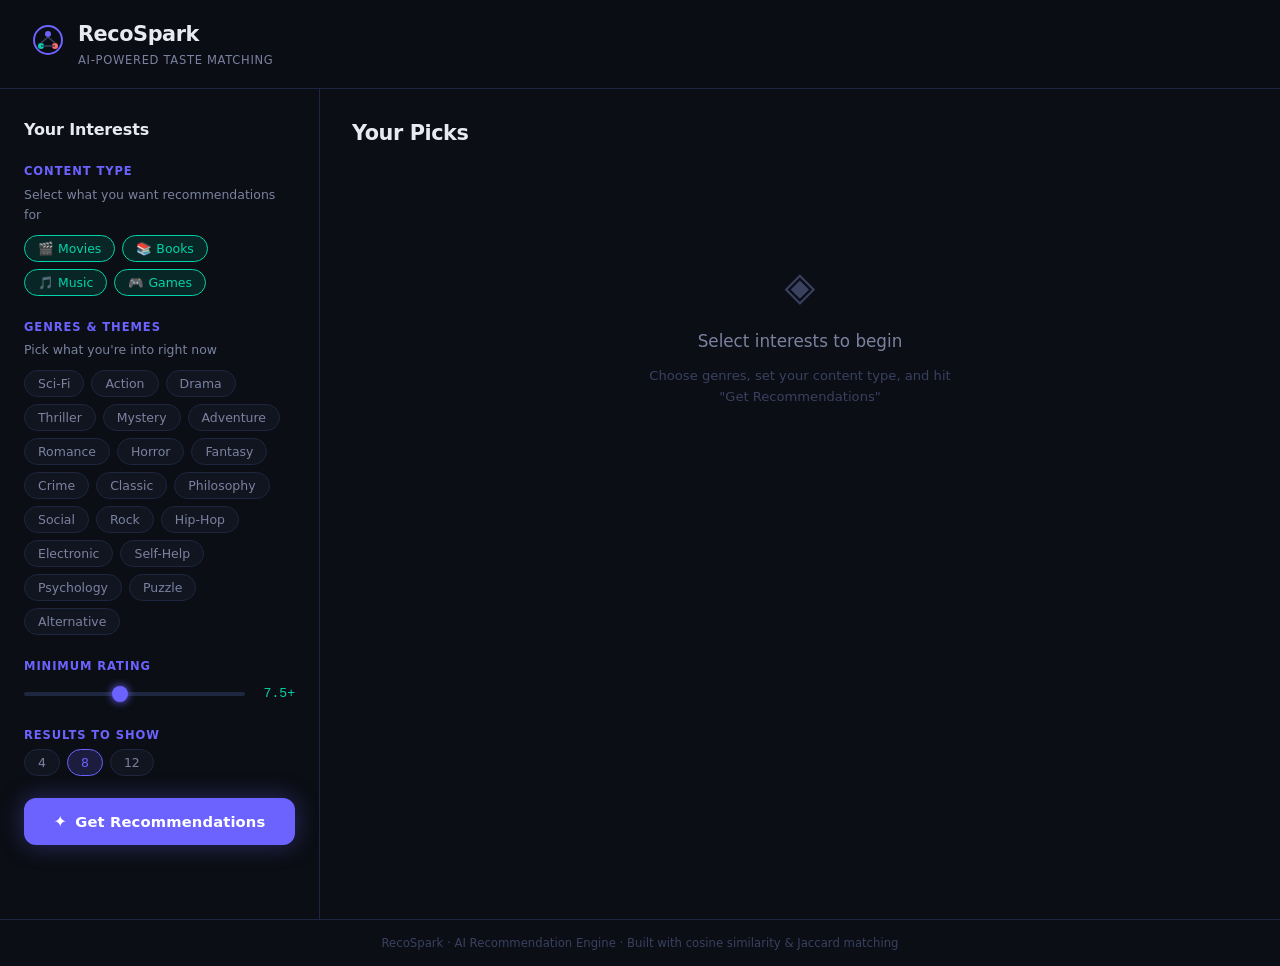
<file: index.html>
<!DOCTYPE html>
<html lang="en">
<head>
  <meta charset="UTF-8" />
  <meta name="viewport" content="width=device-width, initial-scale=1.0" />
  <title>AI Recommendation Engine</title>
  <link rel="stylesheet" href="styles/main.css" />
</head>
<body>

  <!-- ── Header ── -->
  <header class="site-header">
    <div class="header-inner">
      <div class="logo-mark">
        <svg width="32" height="32" viewBox="0 0 32 32" fill="none">
          <circle cx="16" cy="16" r="14" stroke="var(--accent)" stroke-width="2"/>
          <circle cx="16" cy="10" r="3" fill="var(--accent)"/>
          <circle cx="9"  cy="22" r="3" fill="var(--accent-2)"/>
          <circle cx="23" cy="22" r="3" fill="var(--accent-3)"/>
          <line x1="16" y1="13" x2="9"  y2="19" stroke="var(--muted)" stroke-width="1.5"/>
          <line x1="16" y1="13" x2="23" y2="19" stroke="var(--muted)" stroke-width="1.5"/>
          <line x1="9"  y1="22" x2="23" y2="22" stroke="var(--muted)" stroke-width="1.5"/>
        </svg>
      </div>
      <div>
        <h1 class="site-title">RecoSpark</h1>
        <p class="site-sub">AI-Powered Taste Matching</p>
      </div>
    </div>
  </header>

  <!-- ── Main Layout ── -->
  <main class="layout">

    <!-- LEFT: Preference Panel -->
    <aside class="panel preferences-panel">
      <h2 class="panel-title">Your Interests</h2>

      <!-- Content Type -->
      <section class="pref-section">
        <label class="pref-label">Content Type</label>
        <p class="pref-hint">Select what you want recommendations for</p>
        <div class="chip-group" id="typeChips">
          <button class="chip type-chip active" data-value="movie">🎬 Movies</button>
          <button class="chip type-chip active" data-value="book">📚 Books</button>
          <button class="chip type-chip active" data-value="music">🎵 Music</button>
          <button class="chip type-chip active" data-value="game">🎮 Games</button>
        </div>
      </section>

      <!-- Genre Tags -->
      <section class="pref-section">
        <label class="pref-label">Genres & Themes</label>
        <p class="pref-hint">Pick what you're into right now</p>
        <div class="chip-group" id="tagChips">
          <button class="chip tag-chip" data-value="sci-fi">Sci-Fi</button>
          <button class="chip tag-chip" data-value="action">Action</button>
          <button class="chip tag-chip" data-value="drama">Drama</button>
          <button class="chip tag-chip" data-value="thriller">Thriller</button>
          <button class="chip tag-chip" data-value="mystery">Mystery</button>
          <button class="chip tag-chip" data-value="adventure">Adventure</button>
          <button class="chip tag-chip" data-value="romance">Romance</button>
          <button class="chip tag-chip" data-value="horror">Horror</button>
          <button class="chip tag-chip" data-value="fantasy">Fantasy</button>
          <button class="chip tag-chip" data-value="crime">Crime</button>
          <button class="chip tag-chip" data-value="classic">Classic</button>
          <button class="chip tag-chip" data-value="philosophy">Philosophy</button>
          <button class="chip tag-chip" data-value="social">Social</button>
          <button class="chip tag-chip" data-value="rock">Rock</button>
          <button class="chip tag-chip" data-value="hip-hop">Hip-Hop</button>
          <button class="chip tag-chip" data-value="electronic">Electronic</button>
          <button class="chip tag-chip" data-value="self-help">Self-Help</button>
          <button class="chip tag-chip" data-value="psychology">Psychology</button>
          <button class="chip tag-chip" data-value="puzzle">Puzzle</button>
          <button class="chip tag-chip" data-value="alternative">Alternative</button>
        </div>
      </section>

      <!-- Rating Threshold -->
      <section class="pref-section">
        <label class="pref-label">Minimum Rating</label>
        <div class="slider-row">
          <input type="range" id="ratingSlider" min="6" max="9.5" step="0.5" value="7.5" />
          <span class="slider-val" id="ratingVal">7.5+</span>
        </div>
      </section>

      <!-- Result Count -->
      <section class="pref-section">
        <label class="pref-label">Results to Show</label>
        <div class="chip-group">
          <button class="chip count-chip" data-value="4">4</button>
          <button class="chip count-chip active" data-value="8">8</button>
          <button class="chip count-chip" data-value="12">12</button>
        </div>
      </section>

      <button class="btn-recommend" id="recommendBtn">
        <span class="btn-icon">✦</span> Get Recommendations
      </button>

      <!-- Pattern Insights -->
      <div class="insight-box" id="insightBox" style="display:none">
        <h3 class="insight-title">Pattern Insights</h3>
        <p class="insight-desc">Based on your interests, you might also enjoy:</p>
        <div id="insightTags" class="insight-tags"></div>
      </div>
    </aside>

    <!-- RIGHT: Results -->
    <section class="results-area">
      <div class="results-header" id="resultsHeader">
        <h2 class="results-title" id="resultsTitle">Your Picks</h2>
        <span class="results-count" id="resultsCount"></span>
      </div>

      <!-- Empty State -->
      <div class="empty-state" id="emptyState">
        <div class="empty-icon">◈</div>
        <p class="empty-title">Select interests to begin</p>
        <p class="empty-sub">Choose genres, set your content type, and hit "Get Recommendations"</p>
      </div>

      <!-- Results Grid -->
      <div class="results-grid" id="resultsGrid"></div>

      <!-- Algorithm Explanation -->
      <div class="algo-panel" id="algoPanel" style="display:none">
        <h3 class="algo-title">How the Engine Works</h3>
        <div class="algo-steps">
          <div class="algo-step">
            <span class="step-num">01</span>
            <div>
              <strong>Vector Space Encoding</strong>
              <p>Your selected tags are converted into a binary feature vector across all known genres.</p>
            </div>
          </div>
          <div class="algo-step">
            <span class="step-num">02</span>
            <div>
              <strong>Cosine Similarity (40%)</strong>
              <p>Measures directional alignment between your preference vector and each item's tag vector.</p>
            </div>
          </div>
          <div class="algo-step">
            <span class="step-num">03</span>
            <div>
              <strong>Jaccard Similarity (35%)</strong>
              <p>Calculates tag overlap ratio — intersection ÷ union — for precision matching.</p>
            </div>
          </div>
          <div class="algo-step">
            <span class="step-num">04</span>
            <div>
              <strong>Rating Boost (15%)</strong>
              <p>High-quality items are boosted proportionally by their normalized community rating.</p>
            </div>
          </div>
          <div class="algo-step">
            <span class="step-num">05</span>
            <div>
              <strong>Type Preference (10%)</strong>
              <p>Items matching your selected content types receive a full bonus; others are penalized.</p>
            </div>
          </div>
        </div>
      </div>
    </section>

  </main>

  <footer class="site-footer">
    <p>RecoSpark · AI Recommendation Engine · Built with cosine similarity & Jaccard matching</p>
  </footer>

  <script src="src/recommendationEngine.js"></script>
  <script src="src/app.js"></script>
</body>
</html>
</file>
<file: styles/main.css>
/* ── Design Tokens ── */
:root {
  --bg:         #0b0e14;
  --surface:    #111520;
  --surface-2:  #181d2e;
  --border:     #1f2740;
  --accent:     #6c63ff;
  --accent-2:   #00d4aa;
  --accent-3:   #ff6b6b;
  --accent-glow:rgba(108,99,255,0.18);
  --text:       #e8eaf0;
  --text-muted: #7a82a0;
  --muted:      #3a4060;
  --radius:     12px;
  --radius-sm:  8px;
  --font-display:"Space Grotesk", system-ui, sans-serif;
  --font-body:  "Inter", system-ui, sans-serif;
  --font-mono:  "JetBrains Mono", "Fira Code", monospace;
}

/* ── Reset ── */
*, *::before, *::after { box-sizing: border-box; margin: 0; padding: 0; }
html { scroll-behavior: smooth; }
body {
  background: var(--bg);
  color: var(--text);
  font-family: var(--font-body);
  font-size: 15px;
  line-height: 1.6;
  min-height: 100vh;
}

@import url('https://fonts.googleapis.com/css2?family=Space+Grotesk:wght@400;500;600;700&family=Inter:wght@400;500&family=JetBrains+Mono:wght@400;500&display=swap');

/* ── Header ── */
.site-header {
  border-bottom: 1px solid var(--border);
  padding: 18px 32px;
  position: sticky;
  top: 0;
  background: rgba(11,14,20,0.92);
  backdrop-filter: blur(12px);
  z-index: 100;
}
.header-inner {
  max-width: 1320px;
  margin: 0 auto;
  display: flex;
  align-items: center;
  gap: 14px;
}
.logo-mark { flex-shrink: 0; }
.site-title {
  font-family: var(--font-display);
  font-size: 1.3rem;
  font-weight: 700;
  letter-spacing: -0.02em;
  color: var(--text);
}
.site-sub {
  font-size: 0.72rem;
  color: var(--text-muted);
  letter-spacing: 0.06em;
  text-transform: uppercase;
}

/* ── Layout ── */
.layout {
  display: grid;
  grid-template-columns: 320px 1fr;
  gap: 0;
  max-width: 1320px;
  margin: 0 auto;
  min-height: calc(100vh - 70px - 48px);
}

/* ── Preferences Panel ── */
.preferences-panel {
  border-right: 1px solid var(--border);
  padding: 28px 24px;
  position: sticky;
  top: 70px;
  height: calc(100vh - 70px);
  overflow-y: auto;
}
.preferences-panel::-webkit-scrollbar { width: 4px; }
.preferences-panel::-webkit-scrollbar-track { background: transparent; }
.preferences-panel::-webkit-scrollbar-thumb { background: var(--border); border-radius: 2px; }

.panel-title {
  font-family: var(--font-display);
  font-size: 1rem;
  font-weight: 600;
  letter-spacing: -0.01em;
  margin-bottom: 20px;
  color: var(--text);
}

.pref-section { margin-bottom: 22px; }
.pref-label {
  display: block;
  font-size: 0.72rem;
  font-weight: 600;
  letter-spacing: 0.08em;
  text-transform: uppercase;
  color: var(--accent);
  margin-bottom: 4px;
}
.pref-hint {
  font-size: 0.78rem;
  color: var(--text-muted);
  margin-bottom: 10px;
}

/* ── Chips ── */
.chip-group { display: flex; flex-wrap: wrap; gap: 7px; }
.chip {
  background: var(--surface);
  border: 1px solid var(--border);
  color: var(--text-muted);
  border-radius: 100px;
  padding: 5px 13px;
  font-size: 0.78rem;
  font-family: var(--font-body);
  cursor: pointer;
  transition: all 0.15s ease;
  user-select: none;
}
.chip:hover {
  border-color: var(--accent);
  color: var(--text);
}
.chip.active {
  background: var(--accent-glow);
  border-color: var(--accent);
  color: var(--accent);
  font-weight: 500;
}
.type-chip.active {
  background: rgba(0,212,170,0.12);
  border-color: var(--accent-2);
  color: var(--accent-2);
}

/* ── Slider ── */
.slider-row {
  display: flex;
  align-items: center;
  gap: 12px;
  margin-top: 8px;
}
input[type=range] {
  -webkit-appearance: none;
  appearance: none;
  flex: 1;
  height: 4px;
  background: var(--border);
  border-radius: 2px;
  outline: none;
}
input[type=range]::-webkit-slider-thumb {
  -webkit-appearance: none;
  width: 16px; height: 16px;
  background: var(--accent);
  border-radius: 50%;
  cursor: pointer;
  box-shadow: 0 0 8px var(--accent);
}
.slider-val {
  font-family: var(--font-mono);
  font-size: 0.82rem;
  color: var(--accent-2);
  min-width: 38px;
  text-align: right;
}

/* ── Recommend Button ── */
.btn-recommend {
  width: 100%;
  background: var(--accent);
  color: #fff;
  border: none;
  border-radius: var(--radius);
  padding: 14px;
  font-size: 0.92rem;
  font-weight: 600;
  font-family: var(--font-display);
  letter-spacing: 0.01em;
  cursor: pointer;
  transition: all 0.2s ease;
  display: flex;
  align-items: center;
  justify-content: center;
  gap: 8px;
  margin-top: 4px;
  box-shadow: 0 0 24px rgba(108,99,255,0.35);
}
.btn-recommend:hover { background: #5a52e0; box-shadow: 0 0 32px rgba(108,99,255,0.55); }
.btn-recommend.loading { opacity: 0.7; pointer-events: none; }
.btn-icon { font-size: 1rem; }

/* ── Insight Box ── */
.insight-box {
  margin-top: 20px;
  background: var(--surface-2);
  border: 1px solid var(--border);
  border-radius: var(--radius);
  padding: 14px;
}
.insight-title {
  font-family: var(--font-display);
  font-size: 0.82rem;
  font-weight: 600;
  color: var(--accent-2);
  margin-bottom: 4px;
}
.insight-desc { font-size: 0.75rem; color: var(--text-muted); margin-bottom: 10px; }
.insight-tags { display: flex; flex-wrap: wrap; gap: 6px; }
.insight-tag {
  background: rgba(0,212,170,0.08);
  border: 1px solid rgba(0,212,170,0.25);
  color: var(--accent-2);
  border-radius: 100px;
  padding: 3px 10px;
  font-size: 0.74rem;
}
.insight-tag em {
  font-style: normal;
  opacity: 0.6;
  margin-left: 4px;
  font-family: var(--font-mono);
  font-size: 0.68rem;
}

/* ── Results Area ── */
.results-area {
  padding: 28px 32px;
  overflow-y: auto;
}
.results-header {
  display: flex;
  align-items: baseline;
  gap: 12px;
  margin-bottom: 24px;
}
.results-title {
  font-family: var(--font-display);
  font-size: 1.3rem;
  font-weight: 700;
  letter-spacing: -0.02em;
}
.results-count {
  font-family: var(--font-mono);
  font-size: 0.78rem;
  color: var(--text-muted);
}

/* ── Empty State ── */
.empty-state {
  display: flex;
  flex-direction: column;
  align-items: center;
  justify-content: center;
  padding: 80px 20px;
  text-align: center;
  gap: 10px;
}
.empty-icon { font-size: 2.5rem; color: var(--muted); }
.empty-title { font-family: var(--font-display); font-size: 1.05rem; color: var(--text-muted); }
.empty-sub { font-size: 0.82rem; color: var(--muted); max-width: 320px; }

/* ── Results Grid ── */
.results-grid {
  display: grid;
  grid-template-columns: repeat(auto-fill, minmax(260px, 1fr));
  gap: 16px;
  margin-bottom: 32px;
}

/* ── Result Card ── */
.result-card {
  background: var(--surface);
  border: 1px solid var(--border);
  border-radius: var(--radius);
  padding: 18px;
  transition: border-color 0.2s ease, transform 0.2s ease, box-shadow 0.2s ease;
  animation: cardIn 0.35s ease both;
  position: relative;
  overflow: hidden;
}
.result-card::before {
  content: '';
  position: absolute;
  inset: 0;
  background: linear-gradient(135deg, var(--accent-glow) 0%, transparent 60%);
  opacity: 0;
  transition: opacity 0.2s ease;
}
.result-card:hover {
  border-color: var(--accent);
  transform: translateY(-2px);
  box-shadow: 0 8px 32px rgba(108,99,255,0.15);
}
.result-card:hover::before { opacity: 1; }

@keyframes cardIn {
  from { opacity: 0; transform: translateY(10px); }
  to   { opacity: 1; transform: translateY(0); }
}

.card-type-badge {
  font-size: 0.68rem;
  font-weight: 600;
  letter-spacing: 0.08em;
  text-transform: uppercase;
  color: var(--text-muted);
  margin-bottom: 8px;
}
.card-title {
  font-family: var(--font-display);
  font-size: 1rem;
  font-weight: 600;
  letter-spacing: -0.01em;
  margin-bottom: 2px;
  line-height: 1.3;
}
.card-year {
  font-size: 0.73rem;
  color: var(--text-muted);
  font-family: var(--font-mono);
  margin-bottom: 14px;
}

/* Match bar */
.match-bar-wrap { margin-bottom: 12px; }
.match-label {
  display: flex;
  justify-content: space-between;
  font-size: 0.72rem;
  color: var(--text-muted);
  margin-bottom: 5px;
}
.match-pct { font-family: var(--font-mono); color: var(--accent); font-weight: 600; }
.match-bar-track {
  background: var(--surface-2);
  border-radius: 100px;
  height: 5px;
  overflow: hidden;
}
.match-bar-fill {
  height: 100%;
  background: linear-gradient(90deg, var(--accent), var(--accent-2));
  border-radius: 100px;
  transition: width 0.6s cubic-bezier(0.16,1,0.3,1);
}

/* Score chips */
.card-scores {
  display: flex;
  gap: 8px;
  margin-bottom: 12px;
}
.score-item {
  background: var(--surface-2);
  border: 1px solid var(--border);
  border-radius: var(--radius-sm);
  padding: 4px 8px;
  display: flex;
  flex-direction: column;
  align-items: center;
  flex: 1;
}
.score-name { font-size: 0.62rem; color: var(--text-muted); text-transform: uppercase; letter-spacing: 0.05em; }
.score-val  { font-family: var(--font-mono); font-size: 0.74rem; font-weight: 600; color: var(--accent-2); }

/* Tag pills */
.tag-pills { display: flex; flex-wrap: wrap; gap: 5px; }
.tag-pill {
  background: var(--surface-2);
  border: 1px solid var(--border);
  border-radius: 100px;
  padding: 2px 8px;
  font-size: 0.65rem;
  color: var(--text-muted);
}
.tag-pill.matched {
  background: rgba(108,99,255,0.12);
  border-color: rgba(108,99,255,0.4);
  color: var(--accent);
  font-weight: 500;
}

/* ── Algorithm Panel ── */
.algo-panel {
  background: var(--surface);
  border: 1px solid var(--border);
  border-radius: var(--radius);
  padding: 24px;
  margin-top: 8px;
}
.algo-title {
  font-family: var(--font-display);
  font-size: 0.95rem;
  font-weight: 600;
  margin-bottom: 18px;
  color: var(--text-muted);
}
.algo-steps { display: flex; flex-direction: column; gap: 14px; }
.algo-step {
  display: flex;
  gap: 14px;
  align-items: flex-start;
  padding-bottom: 14px;
  border-bottom: 1px solid var(--border);
}
.algo-step:last-child { border-bottom: none; padding-bottom: 0; }
.step-num {
  font-family: var(--font-mono);
  font-size: 0.72rem;
  color: var(--accent);
  background: var(--accent-glow);
  border: 1px solid rgba(108,99,255,0.3);
  border-radius: 6px;
  padding: 4px 8px;
  flex-shrink: 0;
  margin-top: 2px;
}
.algo-step strong { font-size: 0.85rem; display: block; margin-bottom: 2px; }
.algo-step p { font-size: 0.78rem; color: var(--text-muted); line-height: 1.5; }

/* ── Footer ── */
.site-footer {
  border-top: 1px solid var(--border);
  text-align: center;
  padding: 14px;
  font-size: 0.73rem;
  color: var(--muted);
}

/* ── Responsive ── */
@media (max-width: 900px) {
  .layout { grid-template-columns: 1fr; }
  .preferences-panel {
    position: static;
    height: auto;
    border-right: none;
    border-bottom: 1px solid var(--border);
  }
  .results-area { padding: 20px 16px; }
}
@media (max-width: 600px) {
  .results-grid { grid-template-columns: 1fr; }
  .site-header { padding: 14px 16px; }
}
</file>
